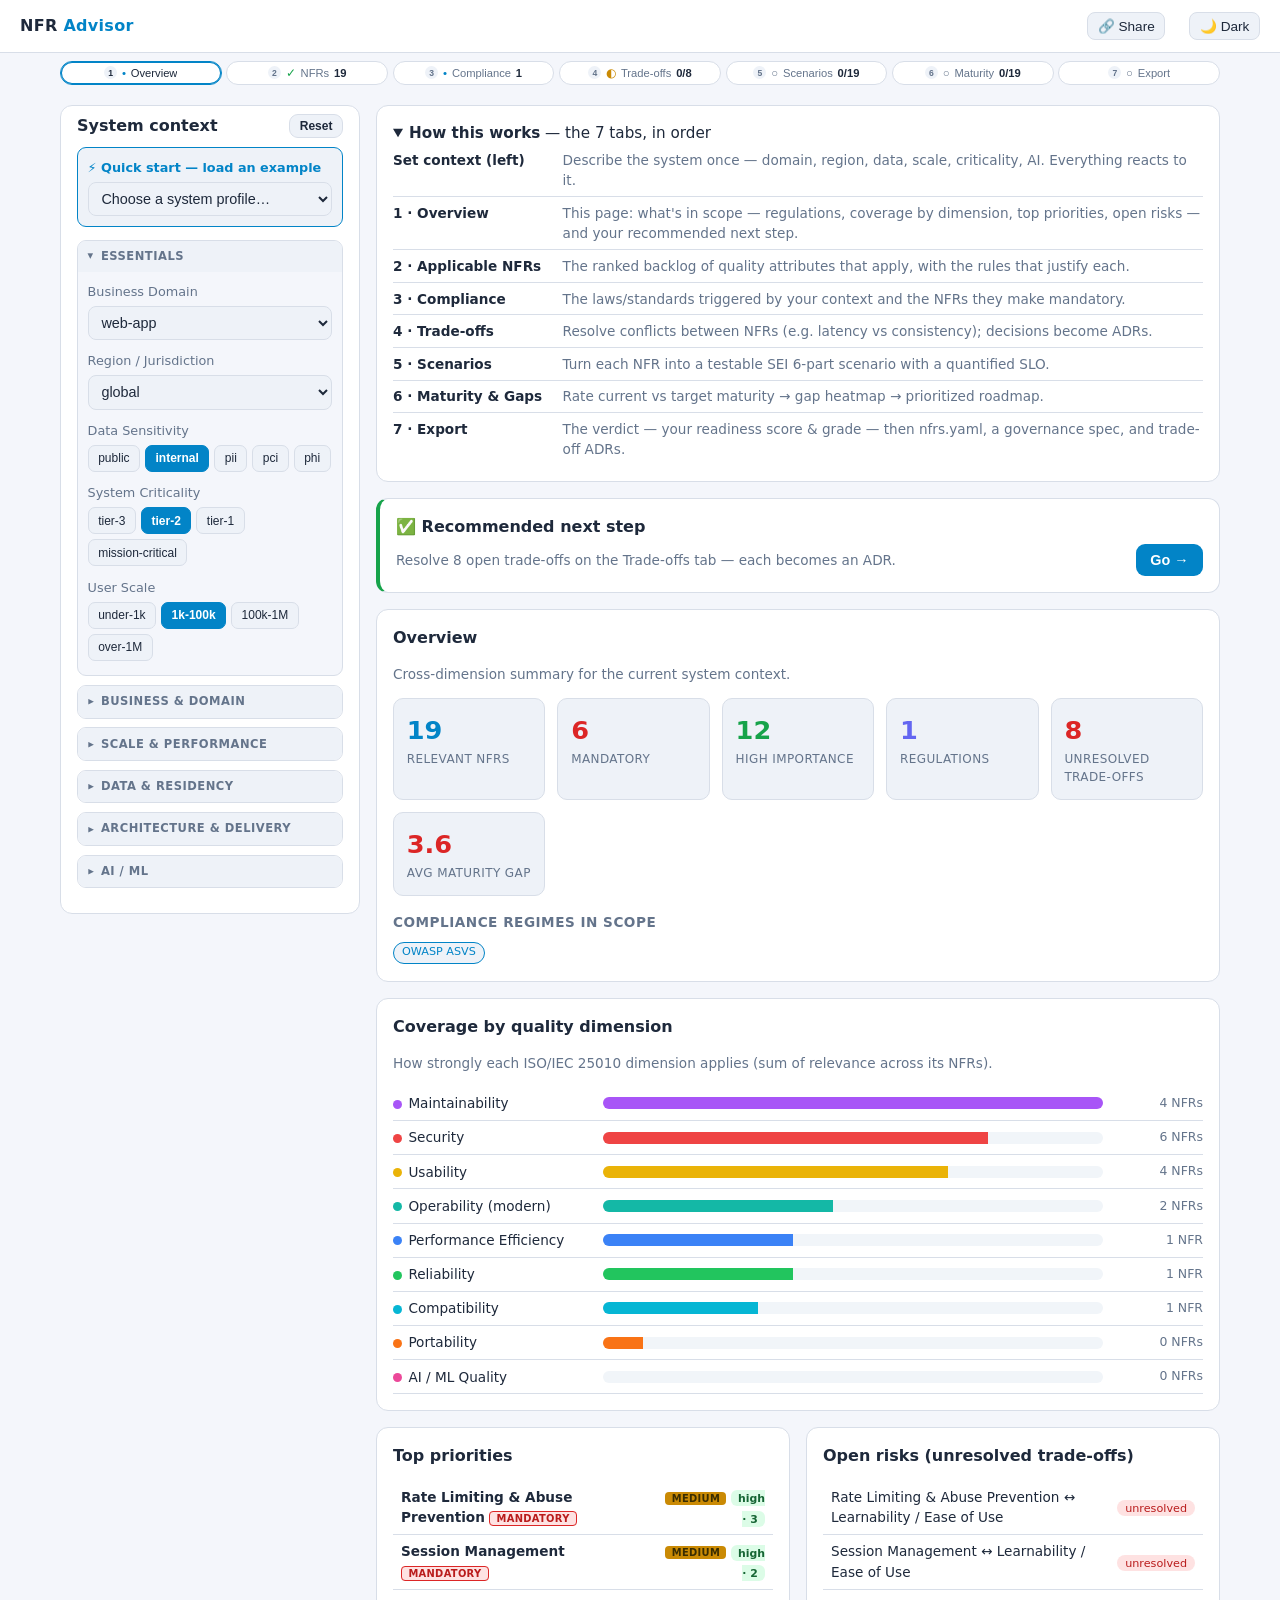
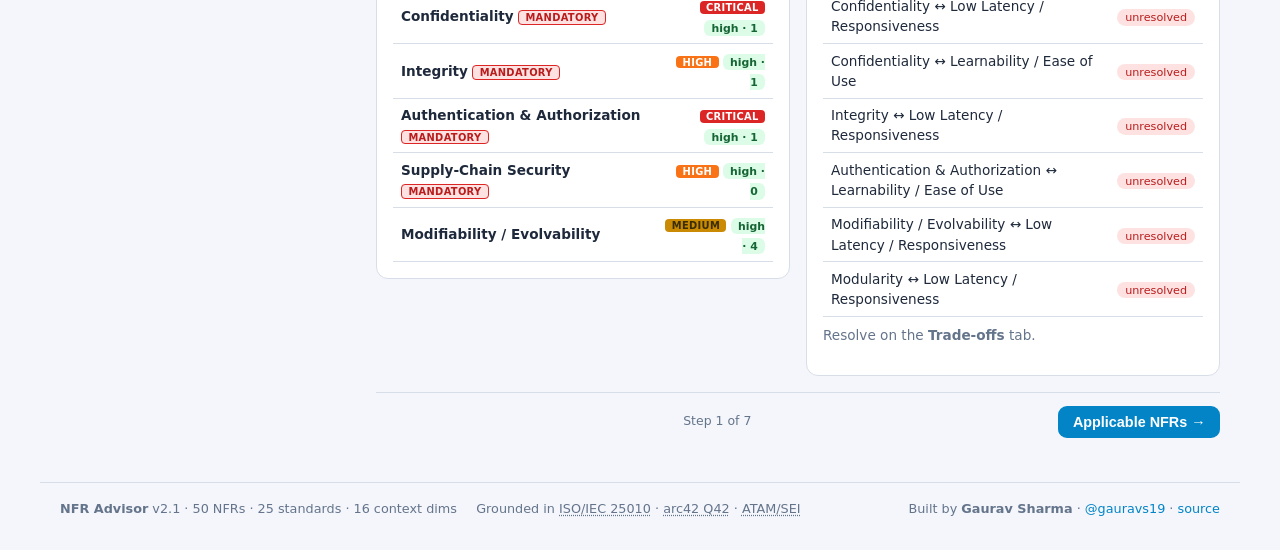
<file: index.html>
<!DOCTYPE html>
<html lang="en">
<head>
  <meta charset="utf-8" />
  <meta name="viewport" content="width=device-width, initial-scale=1" />
  <title>NFR Advisor</title>
  <link rel="icon" href="data:," />
  <script>
    /* apply saved theme before first paint to avoid flash */
    (function () { try { document.documentElement.setAttribute("data-theme", localStorage.getItem("nfr-theme") || "light"); } catch (e) { document.documentElement.setAttribute("data-theme", "light"); } })();
  </script>
  <link rel="stylesheet" href="css/style.css" />
</head>
<body>
  <header class="topbar">
    <div class="brand">NFR&nbsp;<span>Advisor</span></div>
    <button class="theme-toggle" id="shareBtn" title="Copy a shareable link to this assessment">🔗 Share</button>
    <button class="theme-toggle" id="themeToggle" title="Toggle light / dark" aria-label="Toggle theme"></button>
  </header>
  <nav id="journey" class="journey" aria-label="Workflow steps"></nav>
  <div class="wrap">
    <div class="layout">
      <aside class="panel" id="rail"></aside>
      <main id="view"></main>
    </div>
  </div>
  <footer class="app-footer">
    <span><strong>NFR Advisor</strong> <span id="footVersion">v2</span></span>
    <span>Grounded in
      <abbr class="term" title="ISO/IEC 25010 — the international standard product-quality model: 9 quality characteristics (performance, reliability, security, maintainability, …) that the catalog is organised by.">ISO/IEC&nbsp;25010</abbr> ·
      <abbr class="term" title="arc42 Quality Model (Q42) — a practical, scenario-based quality-requirements catalogue from the arc42 architecture-documentation template.">arc42&nbsp;Q42</abbr> ·
      <abbr class="term" title="ATAM / SEI — Architecture Tradeoff Analysis Method and the SEI 6-part quality-attribute scenario (source · stimulus · artifact · environment · response · measure).">ATAM/SEI</abbr></span>
    <span class="spacer"></span>
    <span>Built by <strong>Gaurav Sharma</strong> ·
      <a href="https://github.com/gauravs19" target="_blank" rel="noopener">@gauravs19</a> ·
      <a href="https://github.com/gauravs19/nfr-advisor" target="_blank" rel="noopener">source</a></span>
  </footer>
  <script src="js/engine.js"></script>
  <script src="js/ui.js"></script>
  <script src="js/app.js"></script>
</body>
</html>
</file>
<file: css/style.css>
:root, :root[data-theme="dark"] {
  --bg: #0f172a;
  --panel: #1e293b;
  --panel-2: #273449;
  --code-bg: #0b1220;
  --ink: #e2e8f0;
  --muted: #94a3b8;
  --line: #334155;
  --accent: #38bdf8;
  --accent-2: #818cf8;
  --good: #22c55e;
  --warn: #eab308;
  --bad: #ef4444;
  /* tier / relation chips */
  --high-bg: #12351f; --high-ink: #86efac;
  --med-bg: #3a3212;  --med-ink: #fde68a;
  --low-bg: #273449;  --low-ink: #94a3b8;
  --conflict-bg: #3a1212; --conflict-ink: #fca5a5;
  --win-bg: #14532d;  --win-ink: #bbf7d0;
  --lose-bg: #2a1414; --lose-ink: #7f1d1d;
  --reinforce-bg: #14361f;
  --on-accent: #04263a;
  --shadow: 0 1px 2px rgba(0,0,0,0.4);
  --radius: 12px;
  --mono: ui-monospace, SFMono-Regular, "SF Mono", Menlo, Consolas, monospace;
  --sans: system-ui, -apple-system, "Segoe UI", Roboto, sans-serif;
}

:root[data-theme="light"] {
  --bg: #f4f6fb;
  --panel: #ffffff;
  --panel-2: #eef2f8;
  --code-bg: #f1f5f9;
  --ink: #1e293b;
  --muted: #64748b;
  --line: #d8dee8;
  --accent: #0284c7;
  --accent-2: #6366f1;
  --good: #16a34a;
  --warn: #ca8a04;
  --bad: #dc2626;
  --high-bg: #dcfce7; --high-ink: #166534;
  --med-bg: #fef3c7;  --med-ink: #92400e;
  --low-bg: #e2e8f0;  --low-ink: #475569;
  --conflict-bg: #fee2e2; --conflict-ink: #b91c1c;
  --win-bg: #bbf7d0;  --win-ink: #14532d;
  --lose-bg: #fee2e2; --lose-ink: #ef9a9a;
  --reinforce-bg: #d1fae5;
  --on-accent: #ffffff;
  --shadow: 0 1px 3px rgba(15,23,42,0.08);
}

* { box-sizing: border-box; }
body {
  margin: 0;
  font-family: var(--sans);
  background: var(--bg);
  color: var(--ink);
  line-height: 1.5;
}
a { color: var(--accent); text-decoration: none; }
a:hover { text-decoration: underline; }

header.topbar {
  display: flex; align-items: center; gap: 1rem;
  padding: 0.75rem 1.25rem;
  background: var(--panel);
  border-bottom: 1px solid var(--line);
  position: sticky; top: 0; z-index: 10;
}
header.topbar .brand { font-weight: 700; letter-spacing: 0.3px; margin-right: auto; }
header.topbar .brand span { color: var(--accent); }

.wrap { max-width: 1200px; margin: 0 auto; padding: 1.25rem; }
.layout { display: grid; grid-template-columns: 300px 1fr; gap: 1rem; align-items: start; }
@media (max-width: 860px) { .layout { grid-template-columns: 1fr; } }

.panel {
  background: var(--panel); border: 1px solid var(--line);
  border-radius: var(--radius); padding: 1rem;
}
.panel h2 { margin: 0 0 0.75rem; font-size: 1rem; }
.panel h3 { margin: 1rem 0 0.4rem; font-size: 0.85rem; color: var(--muted); text-transform: uppercase; letter-spacing: 0.5px; }

/* context rail */
#rail { position: sticky; top: 64px; max-height: calc(100vh - 80px); overflow-y: auto; padding-top: 0.5rem; }
@media (max-width: 860px) { #rail { position: static; max-height: none; } }
.rail-head { display: flex; align-items: center; justify-content: space-between; margin-bottom: 0.6rem; }
.rail-head h2 { margin: 0; }
.rail-head .btn { padding: 0.25rem 0.6rem; font-size: 0.75rem; }
.rail-group { border: 1px solid var(--line); border-radius: 9px; margin-bottom: 0.55rem; overflow: hidden; background: var(--bg); }
.rail-group-head {
  display: flex; align-items: center; gap: 0.45rem; padding: 0.45rem 0.6rem; cursor: pointer;
  font-size: 0.72rem; font-weight: 700; text-transform: uppercase; letter-spacing: 0.5px; color: var(--muted);
  background: var(--panel-2); user-select: none;
}
.rail-group-head:hover { color: var(--ink); }
.rail-group-head .chev { font-size: 0.7rem; transition: transform 0.15s; }
.rail-group.collapsed .rail-group-head .chev { transform: rotate(-90deg); }
.rail-group-body { padding: 0.6rem 0.6rem 0.2rem; }
.rail-group.collapsed .rail-group-body { display: none; }

.control { margin-bottom: 0.7rem; }
.control label { display: block; font-size: 0.8rem; color: var(--muted); margin-bottom: 0.3rem; }
.control select, .control input[type=text], .control textarea {
  width: 100%; padding: 0.45rem 0.55rem; background: var(--panel-2);
  border: 1px solid var(--line); color: var(--ink); border-radius: 8px; font-size: 0.9rem;
}
.seg { display: flex; flex-wrap: wrap; gap: 0.3rem; }
.seg button {
  flex: 0 1 auto; padding: 0.35rem 0.6rem; font-size: 0.75rem;
  background: var(--panel-2); border: 1px solid var(--line); color: var(--ink);
  border-radius: 7px; cursor: pointer; white-space: nowrap;
}
.seg button.active { background: var(--accent); color: var(--on-accent); border-color: var(--accent); font-weight: 600; }

.btn {
  display: inline-block; padding: 0.5rem 0.9rem; border-radius: 9px; cursor: pointer;
  background: var(--accent); color: var(--on-accent); border: none; font-weight: 600; font-size: 0.9rem;
}
.btn.secondary { background: var(--panel-2); color: var(--ink); border: 1px solid var(--line); }
.btn:hover { filter: brightness(1.08); }

.legend { display: flex; flex-wrap: wrap; gap: 0.5rem 1rem; font-size: 0.75rem; color: var(--muted); margin-top: 0.6rem; }
.legend .dot { display: inline-block; width: 10px; height: 10px; border-radius: 50%; margin-right: 0.3rem; vertical-align: middle; }

.detail-card { font-size: 0.9rem; }
.detail-card .tag {
  display: inline-block; font-size: 0.7rem; padding: 0.1rem 0.5rem; border-radius: 999px;
  background: var(--panel-2); color: var(--muted); margin-right: 0.3rem; margin-bottom: 0.3rem;
}
.detail-card ul { margin: 0.3rem 0 0.6rem; padding-left: 1.1rem; }
.detail-card code, .mono { font-family: var(--mono); font-size: 0.82rem; }
.kv { color: var(--muted); font-size: 0.8rem; }

.cards { display: grid; grid-template-columns: repeat(auto-fill, minmax(240px, 1fr)); gap: 0.75rem; }
.nfr-card { background: var(--panel-2); border: 1px solid var(--line); border-radius: 10px; padding: 0.8rem; border-left: 4px solid var(--line); }
.nfr-card .name { font-weight: 600; margin-bottom: 0.2rem; }
.nfr-card .bar { height: 6px; border-radius: 3px; background: var(--code-bg); overflow: hidden; margin: 0.4rem 0; }
.nfr-card .bar > i { display: block; height: 100%; border-radius: 3px; }
.tier-high { color: var(--good); } .tier-medium { color: var(--warn); } .tier-low { color: var(--muted); }

pre.export {
  background: var(--code-bg); border: 1px solid var(--line); border-radius: 10px;
  padding: 1rem; overflow: auto; font-family: var(--mono); font-size: 0.82rem; color: var(--ink); max-height: 60vh; line-height: 1.6;
}
.hint { color: var(--muted); font-size: 0.85rem; }
.row { display: flex; gap: 0.6rem; flex-wrap: wrap; align-items: center; }
.spacer { flex: 1; }
table.tt { width: 100%; border-collapse: collapse; font-size: 0.85rem; }
table.tt th, table.tt td { text-align: left; padding: 0.4rem 0.5rem; border-bottom: 1px solid var(--line); }
table.tt th { color: var(--muted); font-weight: 600; }
.pill { font-size: 0.7rem; padding: 0.1rem 0.5rem; border-radius: 999px; }
.pill.conflict { background: var(--conflict-bg); color: var(--conflict-ink); }
.pill.resolved { background: var(--high-bg); color: var(--high-ink); }
.pill.off { background: var(--low-bg); color: var(--low-ink); }

/* out-of-scope (disabled) regulation cards */
.nfr-card.reg-off { opacity: 0.55; }
.nfr-card.reg-off:hover { opacity: 0.85; }
.reg-doc { font-size: 0.78rem; white-space: nowrap; }

/* toolbar above tables */
.toolbar { display: flex; flex-wrap: wrap; gap: 0.5rem; align-items: center; margin-bottom: 0.8rem; }
.toolbar input[type=text], .toolbar select {
  padding: 0.4rem 0.55rem; background: var(--panel-2); border: 1px solid var(--line);
  color: var(--ink); border-radius: 8px; font-size: 0.85rem;
}
.toolbar .grow { flex: 1; min-width: 140px; }

/* data table */
table.data { width: 100%; border-collapse: collapse; font-size: 0.85rem; }
table.data th { text-align: left; padding: 0.5rem; border-bottom: 2px solid var(--line); color: var(--muted); font-weight: 600; cursor: pointer; user-select: none; white-space: nowrap; }
table.data th .arrow { color: var(--accent); font-size: 0.7rem; }
table.data td { padding: 0.5rem; border-bottom: 1px solid var(--line); vertical-align: top; }
table.data tr.row-main { cursor: pointer; }
table.data tr.row-main:hover { background: var(--panel-2); }
table.data tr.row-detail td { background: var(--code-bg); }
.score-bar { display: inline-block; width: 70px; height: 8px; border-radius: 4px; background: var(--code-bg); overflow: hidden; vertical-align: middle; margin-right: 0.4rem; }
.score-bar > i { display: block; height: 100%; }
.badge { font-size: 0.68rem; padding: 0.1rem 0.45rem; border-radius: 6px; font-weight: 600; }
.badge.high { background: var(--high-bg); color: var(--high-ink); } .badge.medium { background: var(--med-bg); color: var(--med-ink); } .badge.low { background: var(--low-bg); color: var(--low-ink); }
.catdot { display: inline-block; width: 9px; height: 9px; border-radius: 50%; margin-right: 0.4rem; vertical-align: middle; }
.why { font-size: 0.8rem; color: var(--muted); }
.why .tag { display: inline-block; font-size: 0.68rem; padding: 0.1rem 0.45rem; border-radius: 999px; background: var(--panel); border: 1px solid var(--line); margin: 0.15rem 0.15rem 0 0; }

/* trade-off matrix */
.matrix { border-collapse: collapse; font-size: 0.72rem; margin: 0.3rem 0 1rem; }
.matrix th, .matrix td { border: 1px solid var(--line); width: 30px; height: 30px; text-align: center; padding: 0; }
.matrix th.rh, .matrix td.rh { text-align: right; white-space: nowrap; padding: 0 0.5rem; width: auto; color: var(--ink); }
.matrix th.ch { color: var(--muted); }
.matrix td.self { background: var(--code-bg); color: var(--line); }
.matrix td.conflict { background: var(--conflict-bg); color: var(--conflict-ink); cursor: pointer; }
.matrix td.conflict.win { background: var(--win-bg); color: var(--win-ink); }
.matrix td.conflict.lose { background: var(--lose-bg); color: var(--lose-ink); }
.matrix td.conflict.balanced { background: var(--med-bg); color: var(--med-ink); }
.matrix td.reinforce { background: var(--reinforce-bg); cursor: pointer; }
.matrix td.conflict:hover, .matrix td.reinforce:hover { outline: 2px solid var(--accent); outline-offset: -2px; }

/* trade-off decision popover / modal */
.to-backdrop { position: fixed; inset: 0; background: rgba(0,0,0,0.45); z-index: 60; }
.to-pop {
  position: fixed; z-index: 61; width: 320px; max-width: 92vw;
  background: var(--panel); border: 1px solid var(--accent); border-radius: 12px;
  box-shadow: 0 10px 32px rgba(0,0,0,0.4); padding: 0.85rem;
}
.to-pop.modal { left: 50% !important; top: 50% !important; transform: translate(-50%, -50%); }
.to-head { display: flex; align-items: flex-start; justify-content: space-between; gap: 0.5rem; font-size: 0.95rem; }
.to-x { background: none; border: none; color: var(--muted); cursor: pointer; font-size: 0.95rem; padding: 0 0.2rem; }
.to-x:hover { color: var(--ink); }
.to-tension { margin: 0.4rem 0 0.6rem; }
.to-q { font-size: 0.8rem; font-weight: 600; margin-bottom: 0.4rem; }
.to-choices { display: flex; gap: 0.5rem; }
.to-choice {
  flex: 1; text-align: left; cursor: pointer; padding: 0.5rem 0.6rem; border-radius: 9px;
  background: var(--panel-2); border: 1px solid var(--line); color: var(--ink);
  display: flex; flex-direction: column; gap: 0.2rem;
}
.to-choice:hover { border-color: var(--accent); }
.to-choice.sel { border-color: var(--accent); background: var(--accent); color: var(--on-accent); }
.to-choice .to-name { font-weight: 700; font-size: 0.82rem; }
.to-choice .to-slo { font-size: 0.7rem; opacity: 0.85; }
.to-balanced {
  width: 100%; margin-top: 0.5rem; cursor: pointer; padding: 0.45rem 0.6rem; border-radius: 9px;
  background: var(--panel-2); border: 1px solid var(--line); color: var(--ink); font-size: 0.78rem; text-align: left;
}
.to-balanced:hover { border-color: var(--warn); }
.to-balanced.sel { border-color: var(--warn); background: var(--med-bg); color: var(--med-ink); font-weight: 600; }
.to-rat-l { display: block; font-size: 0.75rem; color: var(--muted); margin: 0.6rem 0 0.25rem; }
.to-rat { width: 100%; background: var(--panel-2); border: 1px solid var(--line); color: var(--ink); border-radius: 8px; padding: 0.4rem 0.5rem; font: inherit; font-size: 0.82rem; resize: vertical; }
.to-foot { display: flex; align-items: center; justify-content: space-between; margin-top: 0.55rem; }
.to-foot .btn { padding: 0.3rem 0.7rem; font-size: 0.78rem; }
.link-like { background: none; border: none; color: var(--ink); cursor: pointer; padding: 0; font: inherit; text-align: left; }
.link-like:hover { color: var(--accent); text-decoration: underline; }
.to-rat-snip { margin-top: 0.2rem; font-style: italic; }

/* theme toggle */
.theme-toggle {
  margin-left: 0.5rem; padding: 0.3rem 0.6rem; border-radius: 8px; cursor: pointer;
  background: var(--panel-2); border: 1px solid var(--line); color: var(--ink); font-size: 0.85rem;
}
.theme-toggle:hover { border-color: var(--accent); }

/* overview dashboard */
.stat-grid { display: grid; grid-template-columns: repeat(auto-fit, minmax(150px, 1fr)); gap: 0.75rem; margin-bottom: 1rem; }
.stat { background: var(--panel-2); border: 1px solid var(--line); border-radius: 10px; padding: 0.8rem; }
.stat .num { font-size: 1.6rem; font-weight: 700; }
.stat .lbl { font-size: 0.75rem; color: var(--muted); text-transform: uppercase; letter-spacing: 0.4px; }

.dim-row { display: flex; align-items: center; gap: 0.6rem; padding: 0.4rem 0; border-bottom: 1px solid var(--line); }
.dim-row .dim-name { flex: 0 0 200px; font-size: 0.85rem; }
.dim-row .meter { flex: 1; height: 12px; border-radius: 6px; background: var(--code-bg); overflow: hidden; position: relative; }
.dim-row .meter > i { display: block; height: 100%; }
.dim-row .dim-count { flex: 0 0 90px; text-align: right; font-size: 0.78rem; color: var(--muted); }

/* collapsible dimension sections (Applicable view, grouped) */
.section { border: 1px solid var(--line); border-radius: 10px; margin-bottom: 0.7rem; overflow: hidden; }
.section > .section-head {
  display: flex; align-items: center; gap: 0.6rem; padding: 0.6rem 0.8rem; cursor: pointer;
  background: var(--panel-2); user-select: none;
}
.section > .section-head:hover { filter: brightness(1.05); }
.section > .section-head .chev { color: var(--muted); transition: transform 0.15s; }
.section.collapsed > .section-head .chev { transform: rotate(-90deg); }
.section > .section-head .s-title { font-weight: 600; }
.section > .section-head .s-meta { margin-left: auto; font-size: 0.78rem; color: var(--muted); }
.section > .section-body { padding: 0.3rem 0.5rem 0.6rem; }
.section.collapsed > .section-body { display: none; }
.subsection { border-top: 1px solid var(--line); padding: 0.55rem 0.4rem; }
.subsection:first-child { border-top: none; }
.subsection .sub-head { display: flex; align-items: center; gap: 0.5rem; cursor: pointer; }
.subsection .sub-head .sub-name { font-weight: 600; }
.subsection .sub-detail { margin-top: 0.5rem; }
.subsection .sub-detail h4 { margin: 0.6rem 0 0.2rem; font-size: 0.75rem; color: var(--muted); text-transform: uppercase; letter-spacing: 0.4px; }
.iso-crumb { font-size: 0.75rem; color: var(--muted); }
.iso-crumb b { color: var(--ink); font-weight: 600; }

/* severity chips */
.sev { font-size: 0.62rem; padding: 0.06rem 0.4rem; border-radius: 4px; font-weight: 700; text-transform: uppercase; letter-spacing: 0.3px; }
.sev.critical { background: var(--bad); color: #fff; }
.sev.high { background: #f97316; color: #fff; }
.sev.medium { background: var(--warn); color: #3a2d00; }
.sev.low { background: var(--low-bg); color: var(--low-ink); }

/* observability action chip (page / ticket / watch) */
.obs-action { font-size: 0.7rem; padding: 0.06rem 0.4rem; border-radius: 4px; font-weight: 700; }
.obs-action.page { background: var(--conflict-bg); color: var(--conflict-ink); }
.obs-action.ticket { background: var(--med-bg); color: var(--med-ink); }
.obs-action.watch { background: var(--high-bg); color: var(--high-ink); }

/* mandatory + regulation chips */
.mand { font-size: 0.62rem; padding: 0.06rem 0.4rem; border-radius: 4px; font-weight: 700; letter-spacing: 0.3px; background: var(--conflict-bg); color: var(--conflict-ink); border: 1px solid var(--bad); }
.reg-chip { display: inline-block; font-size: 0.7rem; padding: 0.1rem 0.5rem; margin: 0.1rem 0.15rem 0.1rem 0; border-radius: 999px; background: var(--panel-2); border: 1px solid var(--accent); color: var(--accent); }

/* 6-part scenario grid */
.qa-grid { display: grid; grid-template-columns: max-content 1fr; gap: 0.2rem 0.7rem; font-size: 0.83rem; margin: 0.3rem 0 0.2rem; }
.qa-grid dt { color: var(--muted); font-weight: 600; }
.qa-grid dd { margin: 0; }

/* maturity gap bar */
.gap-bar { display: inline-block; width: 64px; height: 8px; border-radius: 4px; background: var(--code-bg); overflow: hidden; vertical-align: middle; margin-right: 0.35rem; }
.gap-bar > i { display: block; height: 100%; }

/* readiness score panel */
.score-panel { display: flex; align-items: center; gap: 1.2rem; }
.score-gauge { flex: 0 0 auto; width: 110px; height: 110px; border-radius: 50%; display: grid; place-items: center; }
.score-inner { width: 84px; height: 84px; border-radius: 50%; background: var(--panel); display: grid; place-items: center; text-align: center; }
.score-num { font-size: 1.9rem; font-weight: 800; line-height: 1; }
.score-grade { font-size: 0.68rem; color: var(--muted); text-transform: uppercase; letter-spacing: 0.4px; }
.score-body { flex: 1; }
.comp-row { display: flex; align-items: center; gap: 0.6rem; margin: 0.25rem 0; }
.comp-l { flex: 0 0 90px; font-size: 0.8rem; color: var(--muted); }
.comp-v { flex: 0 0 32px; text-align: right; font-size: 0.8rem; font-weight: 700; }
.comp-w { color: var(--muted); font-weight: 400; font-size: 0.7rem; }
.comp-ex { font-size: 0.72rem; color: var(--muted); margin: -0.1rem 0 0.4rem 0; padding-left: 0.1rem; }

/* workflow back / next nav */
.view-nav { display: flex; align-items: center; gap: 0.6rem; margin-top: 1rem; padding-top: 0.8rem; border-top: 1px solid var(--line); }
.view-nav .step-of { flex: 1; text-align: center; font-size: 0.78rem; color: var(--muted); }
.view-nav .btn { min-width: 120px; }
@media (max-width: 560px) { .score-panel { flex-direction: column; text-align: center; } }

/* guide */
details.guide summary { cursor: pointer; font-size: 0.95rem; }
.guide-row { display: grid; grid-template-columns: 160px 1fr; gap: 0.6rem; padding: 0.35rem 0; border-top: 1px solid var(--line); }
.guide-row:first-child { border-top: none; }
.guide-t { font-weight: 600; font-size: 0.85rem; }
@media (max-width: 560px) { .guide-row { grid-template-columns: 1fr; } }

/* quick-start + next-step */
.control.quickstart { background: var(--panel-2); border: 1px solid var(--accent); border-radius: 9px; padding: 0.6rem; margin-bottom: 0.8rem; }
.control.quickstart label { color: var(--accent); font-weight: 600; }
.panel.nextstep { border-left: 4px solid var(--good); }
.panel.nextstep .btn { white-space: nowrap; }

/* footer */
footer.app-footer { max-width: 1200px; margin: 1.5rem auto 0; padding: 1rem 1.25rem 2rem; border-top: 1px solid var(--line); color: var(--muted); font-size: 0.8rem; display: flex; flex-wrap: wrap; gap: 0.5rem 1.2rem; align-items: center; }
footer.app-footer a { color: var(--accent); }
footer.app-footer .spacer { flex: 1; }
select[data-mat] { padding: 0.25rem 0.4rem; background: var(--panel-2); border: 1px solid var(--line); color: var(--ink); border-radius: 6px; }
table.data input[type=text] { padding: 0.3rem 0.45rem; background: var(--panel-2); border: 1px solid var(--line); color: var(--ink); border-radius: 6px; }

/* accessibility */
.sr-only { position: absolute; width: 1px; height: 1px; padding: 0; margin: -1px; overflow: hidden; clip: rect(0, 0, 0, 0); white-space: nowrap; border: 0; }
:focus-visible { outline: 2px solid var(--accent); outline-offset: 2px; border-radius: 4px; }

/* inline jargon term */
.term { text-decoration: underline dotted; text-underline-offset: 2px; cursor: help; }

/* journey progress strip */
.journey {
  max-width: 1200px; margin: 0 auto; padding: 0.5rem 1.25rem 0;
  display: flex; gap: 0.3rem; overflow-x: auto;
}
.jstep {
  flex: 1 1 0; min-width: 0; justify-content: center;
  display: flex; align-items: center; gap: 0.3rem; white-space: nowrap;
  padding: 0.25rem 0.4rem; border-radius: 999px; cursor: pointer;
  background: var(--panel); border: 1px solid var(--line); color: var(--muted); font-size: 0.7rem;
}
.jstep:hover { color: var(--ink); border-color: var(--accent); }
.jstep.active { border-color: var(--accent); color: var(--ink); box-shadow: 0 0 0 1px var(--accent) inset; }
.jstep .jnum { display: inline-flex; align-items: center; justify-content: center; width: 13px; height: 13px; border-radius: 50%; background: var(--panel-2); font-size: 0.54rem; font-weight: 700; flex: none; }
.jstep .jicon { font-size: 0.72rem; flex: none; }
.jstep .jlabel { overflow: hidden; text-overflow: ellipsis; }
.jstep.done .jicon { color: var(--good); }
.jstep.partial .jicon { color: var(--warn); }
.jstep.todo .jicon { color: var(--muted); }
.jstep.info .jicon { color: var(--accent); }
.jstep .jnote { font-weight: 700; color: var(--ink); }
@media (max-width: 560px) { .jstep .jlabel { display: none; } }

/* "what changed" toast */
.toast {
  position: fixed; left: 50%; bottom: 1.2rem; transform: translateX(-50%) translateY(140%);
  display: flex; flex-wrap: wrap; gap: 0.4rem; max-width: 92vw;
  background: var(--panel); border: 1px solid var(--accent); border-radius: 10px;
  padding: 0.5rem 0.7rem; box-shadow: 0 6px 24px rgba(0,0,0,0.35);
  opacity: 0; transition: transform 0.25s ease, opacity 0.25s ease; z-index: 50; pointer-events: none;
}
.toast.show { transform: translateX(-50%) translateY(0); opacity: 1; }
.toast span { font-size: 0.8rem; background: var(--panel-2); border-radius: 6px; padding: 0.15rem 0.5rem; }
</file>
